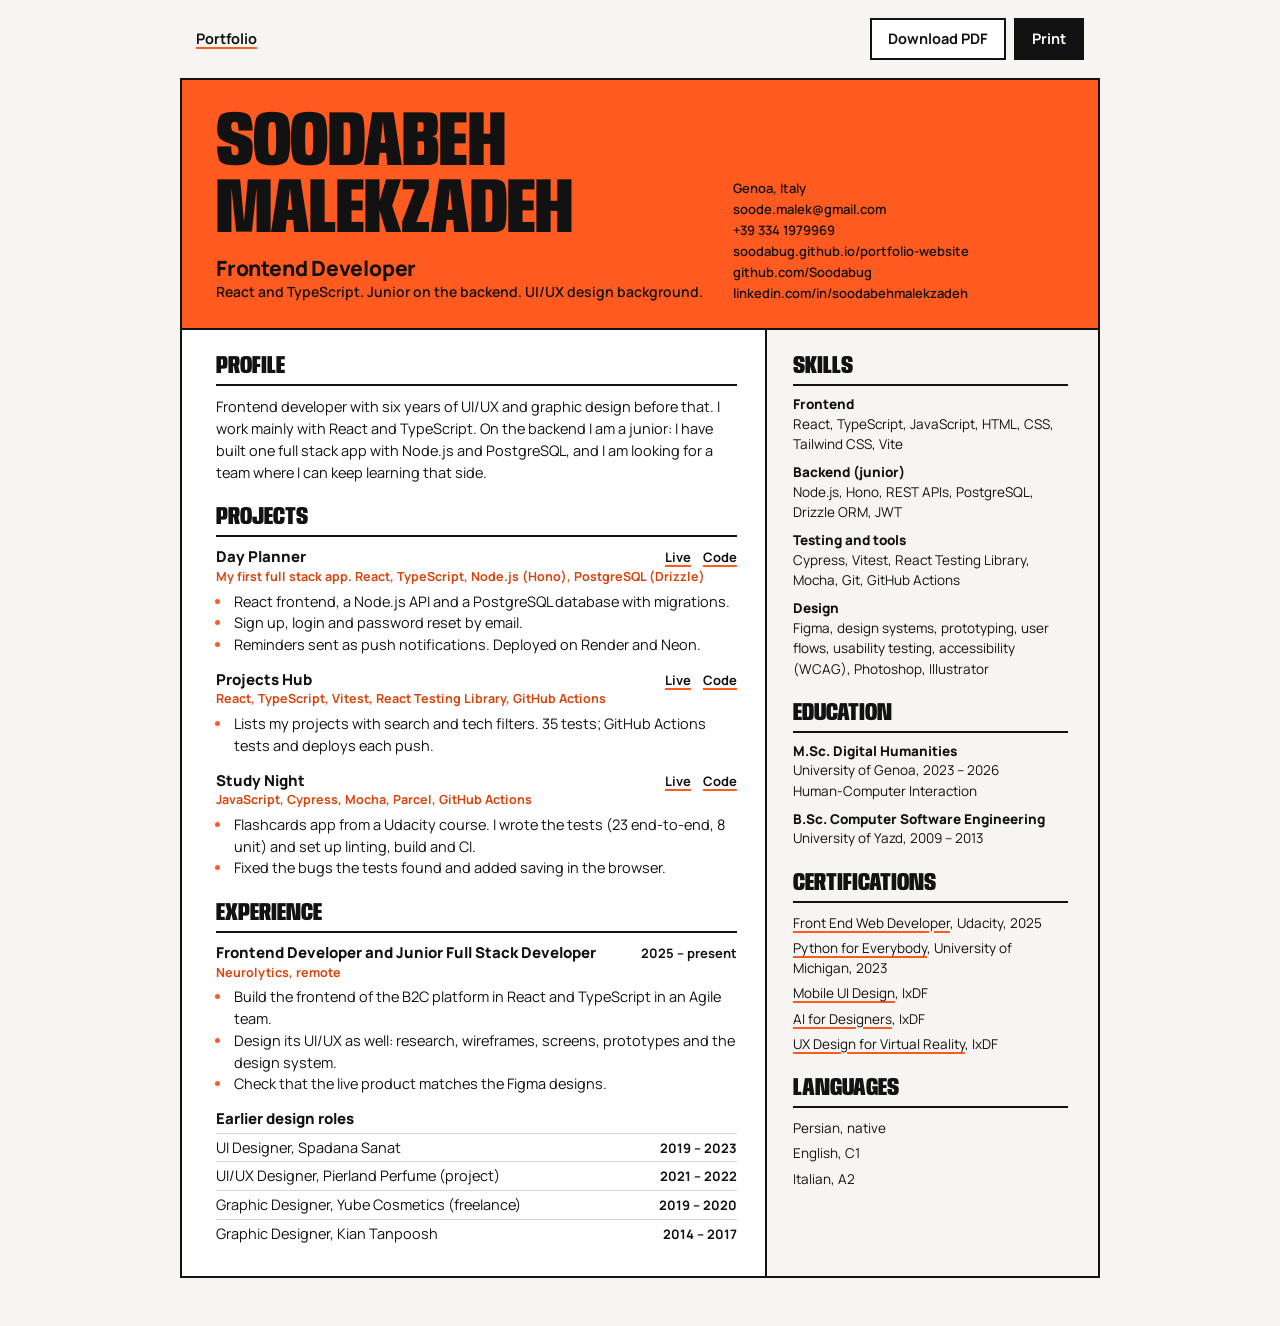
<file: index.html>
<!doctype html>
<html lang="en">
  <head>
    <meta charset="UTF-8" />
    <meta name="viewport" content="width=device-width, initial-scale=1.0" />
    <title>Soodabeh Malekzadeh | CV</title>
    <meta
      name="description"
      content="CV of Soodabeh Malekzadeh, frontend developer with a UI/UX design background."
    />
    <link rel="icon" type="image/svg+xml" href="assets/favicon.svg" />
    <link rel="stylesheet" href="resume.css" />
  </head>
  <body>
    <!-- Shown on screen only, never printed. -->
    <div class="toolbar">
      <a href="https://soodabug.github.io/portfolio-website/">Portfolio</a>
      <div class="toolbarActions">
        <a class="tool" href="Soodabeh-Malekzadeh-CV.pdf" download>Download PDF</a>
        <button class="tool dark" type="button" id="print">Print</button>
      </div>
    </div>

    <main class="sheet">
      <header class="head">
        <div>
          <h1>Soodabeh Malekzadeh</h1>
          <p class="title">Frontend Developer</p>
          <p class="subtitle">React and TypeScript. Junior on the backend. UI/UX design background.</p>
        </div>
        <address class="contact">
          <span>Genoa, Italy</span>
          <a href="mailto:soode.malek@gmail.com">soode.malek@gmail.com</a>
          <a href="tel:+393341979969">+39 334 1979969</a>
          <a href="https://soodabug.github.io/portfolio-website/">soodabug.github.io/portfolio-website</a>
          <a href="https://github.com/Soodabug">github.com/Soodabug</a>
          <a href="https://www.linkedin.com/in/soodabehmalekzadeh/">linkedin.com/in/soodabehmalekzadeh</a>
        </address>
      </header>

      <div class="columns">
        <div class="mainCol">
          <section>
            <h2>Profile</h2>
            <p>
              Frontend developer with six years of UI/UX and graphic design
              before that. I work mainly with React and TypeScript. On the
              backend I am a junior: I have built one full stack app with
              Node.js and PostgreSQL, and I am looking for a team where I can
              keep learning that side.
            </p>
          </section>

          <section>
            <h2>Projects</h2>

            <article class="entry">
              <div class="entryHead">
                <h3>Day Planner</h3>
                <p class="links">
                  <a href="https://day-planner-web.onrender.com">Live</a>
                  <a href="https://github.com/Soodabug/day-planner">Code</a>
                </p>
              </div>
              <p class="meta">My first full stack app. React, TypeScript, Node.js (Hono), PostgreSQL (Drizzle)</p>
              <ul>
                <li>React frontend, a Node.js API and a PostgreSQL database with migrations.</li>
                <li>Sign up, login and password reset by email.</li>
                <li>Reminders sent as push notifications. Deployed on Render and Neon.</li>
              </ul>
            </article>

            <article class="entry">
              <div class="entryHead">
                <h3>Projects Hub</h3>
                <p class="links">
                  <a href="https://soodabug.github.io/projects-hub/">Live</a>
                  <a href="https://github.com/Soodabug/projects-hub">Code</a>
                </p>
              </div>
              <p class="meta">React, TypeScript, Vitest, React Testing Library, GitHub Actions</p>
              <ul>
                <li>Lists my projects with search and tech filters. 35 tests; GitHub Actions tests and deploys each push.</li>
              </ul>
            </article>

            <article class="entry">
              <div class="entryHead">
                <h3>Study Night</h3>
                <p class="links">
                  <a href="https://soodabug.github.io/study-night-flashcards/">Live</a>
                  <a href="https://github.com/Soodabug/study-night-flashcards">Code</a>
                </p>
              </div>
              <p class="meta">JavaScript, Cypress, Mocha, Parcel, GitHub Actions</p>
              <ul>
                <li>Flashcards app from a Udacity course. I wrote the tests (23 end-to-end, 8 unit) and set up linting, build and CI.</li>
                <li>Fixed the bugs the tests found and added saving in the browser.</li>
              </ul>
            </article>
          </section>

          <section>
            <h2>Experience</h2>

            <article class="entry">
              <div class="entryHead">
                <h3>Frontend Developer and Junior Full Stack Developer</h3>
                <p class="when">2025 – present</p>
              </div>
              <p class="meta">Neurolytics, remote</p>
              <ul>
                <li>Build the frontend of the B2C platform in React and TypeScript in an Agile team.</li>
                <li>Design its UI/UX as well: research, wireframes, screens, prototypes and the design system.</li>
                <li>Check that the live product matches the Figma designs.</li>
              </ul>
            </article>

            <article class="entry">
              <h3>Earlier design roles</h3>
              <ul class="roles">
                <li><span>UI Designer, Spadana Sanat</span><span class="when">2019 – 2023</span></li>
                <li><span>UI/UX Designer, Pierland Perfume (project)</span><span class="when">2021 – 2022</span></li>
                <li><span>Graphic Designer, Yube Cosmetics (freelance)</span><span class="when">2019 – 2020</span></li>
                <li><span>Graphic Designer, Kian Tanpoosh</span><span class="when">2014 – 2017</span></li>
              </ul>
            </article>
          </section>
        </div>

        <aside class="sideCol">
          <section>
            <h2>Skills</h2>
            <h3>Frontend</h3>
            <p>React, TypeScript, JavaScript, HTML, CSS, Tailwind CSS, Vite</p>
            <h3>Backend (junior)</h3>
            <p>Node.js, Hono, REST APIs, PostgreSQL, Drizzle ORM, JWT</p>
            <h3>Testing and tools</h3>
            <p>Cypress, Vitest, React Testing Library, Mocha, Git, GitHub Actions</p>
            <h3>Design</h3>
            <p>Figma, design systems, prototyping, user flows, usability testing, accessibility (WCAG), Photoshop, Illustrator</p>
          </section>

          <section>
            <h2>Education</h2>
            <h3>M.Sc. Digital Humanities</h3>
            <p>University of Genoa, 2023 – 2026<br />Human-Computer Interaction</p>
            <h3>B.Sc. Computer Software Engineering</h3>
            <p>University of Yazd, 2009 – 2013</p>
          </section>

          <section>
            <h2>Certifications</h2>
            <ul class="plain">
              <li><a href="https://www.udacity.com/course/front-end-web-developer-nanodegree--nd0011">Front End Web Developer</a>, Udacity, 2025</li>
              <li><a href="https://www.coursera.org/specializations/python">Python for Everybody</a>, University of Michigan, 2023</li>
              <li><a href="https://www.interaction-design.org/courses/mobile-user-experience-design">Mobile UI Design</a>, IxDF</li>
              <li><a href="https://www.interaction-design.org/courses/ai-for-designers">AI for Designers</a>, IxDF</li>
              <li><a href="https://www.interaction-design.org/courses/ux-design-for-virtual-reality">UX Design for Virtual Reality</a>, IxDF</li>
            </ul>
          </section>

          <section>
            <h2>Languages</h2>
            <ul class="plain">
              <li>Persian, native</li>
              <li>English, C1</li>
              <li>Italian, A2</li>
            </ul>
          </section>
        </aside>
      </div>
    </main>

    <script>
      document.getElementById("print").addEventListener("click", function () {
        window.print();
      });
    </script>
  </body>
</html>
</file>
<file: resume.css>
@font-face {
  font-family: "Anybody";
  src: url("assets/fonts/anybody.woff2") format("woff2");
  font-weight: 100 900;
  font-stretch: 50% 150%;
  font-display: swap;
}

@font-face {
  font-family: "Manrope";
  src: url("assets/fonts/manrope.woff2") format("woff2");
  font-weight: 200 800;
  font-display: swap;
}

:root {
  --orange: #ff5a1f;
  --orange-deep: #d9430c;
  --ink: #121212;
  --paper: #f6f5f1;
  --white: #ffffff;
  --quiet: #55534e;
  --line: #d9d6cd;

  --display: "Anybody", "Arial Narrow", Impact, sans-serif;
  --body: "Manrope", system-ui, -apple-system, "Segoe UI", sans-serif;

  color-scheme: light;
}

* {
  box-sizing: border-box;
}

body {
  margin: 0;
  background: var(--paper);
  color: var(--ink);
  font-family: var(--body);
  font-size: 14.5px;
  line-height: 1.5;
  -webkit-font-smoothing: antialiased;
}

h1,
h2,
h3,
p,
ul,
address {
  margin: 0;
}

address {
  font-style: normal;
}

a {
  color: inherit;
  text-decoration-color: var(--orange);
  text-decoration-thickness: 1.5px;
  text-underline-offset: 3px;
}

:focus-visible {
  outline: 3px solid var(--ink);
  outline-offset: 2px;
}

/* ---------- screen-only toolbar ---------- */

.toolbar {
  display: flex;
  align-items: center;
  justify-content: space-between;
  gap: 12px;
  max-width: 920px;
  margin: 0 auto;
  padding: 18px 16px;
  font-weight: 700;
}

.toolbarActions {
  display: flex;
  gap: 8px;
}

.tool {
  display: inline-flex;
  align-items: center;
  height: 42px;
  padding: 0 16px;
  border: 2.5px solid var(--ink);
  background: var(--white);
  color: var(--ink);
  font: inherit;
  text-decoration: none;
  cursor: pointer;
  transition: transform 160ms cubic-bezier(0.2, 0.9, 0.3, 1.5);
}

.tool:hover {
  transform: translateY(-3px);
}

.tool.dark {
  background: var(--ink);
  color: var(--white);
}

/* ---------- the sheet ---------- */

.sheet {
  max-width: 920px;
  margin: 0 auto 48px;
  border: 2.5px solid var(--ink);
  background: var(--white);
}

.head {
  display: grid;
  grid-template-columns: minmax(0, 1.5fr) minmax(0, 1fr);
  align-items: end;
  gap: 20px;
  padding: 30px 34px 26px;
  border-bottom: 2.5px solid var(--ink);
  background: var(--orange);
}

h1 {
  font-family: var(--display);
  font-stretch: 68%;
  font-size: clamp(46px, 8.6vw, 78px);
  font-weight: 850;
  line-height: 0.86;
  letter-spacing: -0.01em;
  text-transform: uppercase;
}

.title {
  margin-top: 12px;
  font-size: 21px;
  font-weight: 800;
  line-height: 1.2;
  letter-spacing: -0.01em;
}

.subtitle {
  font-size: 14px;
  font-weight: 600;
}

.contact {
  display: grid;
  gap: 2px;
  font-size: 13px;
  font-weight: 600;
  line-height: 1.45;
  overflow-wrap: anywhere;
}

.contact a {
  text-decoration: none;
}

.contact a:hover {
  text-decoration: underline;
  text-decoration-color: var(--ink);
}

.columns {
  display: grid;
  grid-template-columns: minmax(0, 1.75fr) minmax(0, 1fr);
}

.mainCol {
  padding: 24px 28px 28px 34px;
}

.sideCol {
  padding: 24px 30px 28px 26px;
  border-left: 2.5px solid var(--ink);
  background: var(--paper);
}

section + section {
  margin-top: 22px;
}

h2 {
  margin-bottom: 10px;
  padding-bottom: 5px;
  border-bottom: 2.5px solid var(--ink);
  font-family: var(--display);
  font-stretch: 68%;
  font-size: 25px;
  font-weight: 850;
  line-height: 1;
  text-transform: uppercase;
}

h3 {
  font-size: 15px;
  font-weight: 800;
  line-height: 1.3;
}

.entry + .entry {
  margin-top: 14px;
}

.entryHead {
  display: flex;
  align-items: baseline;
  justify-content: space-between;
  gap: 12px;
}

.when,
.links {
  flex-shrink: 0;
  font-size: 13px;
  font-weight: 700;
  white-space: nowrap;
}

.links {
  display: flex;
  gap: 12px;
}

.meta {
  margin-bottom: 4px;
  color: var(--orange-deep);
  font-size: 12.5px;
  font-weight: 700;
}

.entry ul {
  padding-left: 16px;
}

.entry li {
  padding-left: 2px;
}

.entry li::marker {
  color: var(--orange);
}

/* One line per role: what and where on the left, when on the right. */
.entry ul.roles {
  margin-top: 4px;
  padding: 0;
  list-style: none;
}

.roles li {
  display: flex;
  align-items: baseline;
  justify-content: space-between;
  gap: 12px;
  padding: 3px 0;
  border-top: 1.5px solid var(--line);
}

.sideCol h3 {
  margin-top: 10px;
  font-size: 13.5px;
}

.sideCol h2 + h3 {
  margin-top: 0;
}

.sideCol p,
.sideCol li {
  font-size: 13.5px;
}

.plain {
  padding: 0;
  list-style: none;
}

.plain li + li {
  margin-top: 5px;
}

/* ---------- small screens ---------- */

@media (max-width: 720px) {
  .head,
  .columns {
    grid-template-columns: minmax(0, 1fr);
  }

  .head,
  .mainCol,
  .sideCol {
    padding-left: 20px;
    padding-right: 20px;
  }

  .sideCol {
    border-left: 0;
    border-top: 2.5px solid var(--ink);
  }

  .sheet {
    margin-left: 12px;
    margin-right: 12px;
  }

  .entryHead {
    flex-wrap: wrap;
    gap: 2px 12px;
  }
}

/* ---------- print: two A4 pages, no toolbar, colours kept ---------- */

@page {
  size: A4;
  margin: 11mm 0 0;
}

/* The first page starts with the coloured header, which goes to the paper edge. */
@page :first {
  margin: 0;
}

@media print {
  body {
    background: var(--white);
    font-size: 9.2pt;
    line-height: 1.38;
    -webkit-print-color-adjust: exact;
    print-color-adjust: exact;
  }

  .toolbar {
    display: none;
  }

  .sheet {
    max-width: none;
    margin: 0;
    border: 0;
  }

  .head {
    grid-template-columns: 1.5fr 1fr;
    padding: 9mm 13mm 7mm;
  }

  h1 {
    font-size: 42pt;
  }

  .title {
    font-size: 14pt;
  }

  .subtitle,
  .contact {
    font-size: 8.8pt;
  }

  .columns {
    grid-template-columns: 1.75fr 1fr;
  }

  .mainCol {
    padding: 6mm 8mm 3mm 13mm;
  }

  .sideCol {
    padding: 6mm 11mm 6mm 7mm;
  }

  h2 {
    font-size: 16pt;
    margin-bottom: 2.4mm;
  }

  h3 {
    font-size: 10pt;
  }

  .meta,
  .when,
  .links,
  .sideCol p,
  .sideCol li,
  .sideCol h3 {
    font-size: 8.6pt;
  }

  section + section {
    margin-top: 4mm;
  }

  .entry + .entry {
    margin-top: 2.4mm;
  }

  .entry,
  .sideCol section {
    break-inside: avoid;
  }

  .roles li {
    padding: 1.6px 0;
  }

  a {
    text-decoration: none;
  }
}

@media (prefers-reduced-motion: reduce) {
  * {
    transition: none !important;
  }
}
</file>
